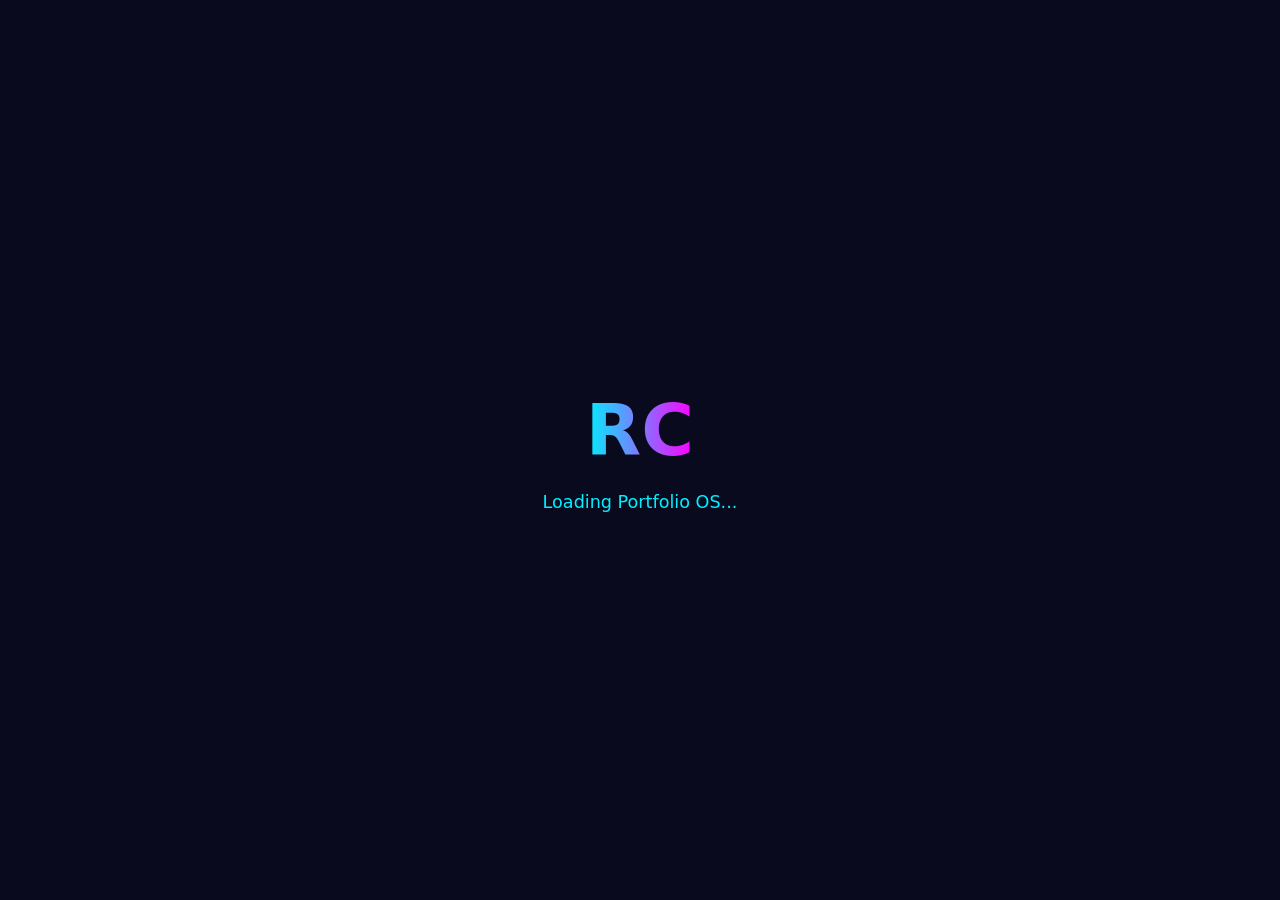
<file: index.html>
<!DOCTYPE html>
<html lang="en">
<head>
  <meta charset="UTF-8">
  <meta name="viewport" content="width=device-width, initial-scale=1.0">
  <title>Rounak Chouhan - Portfolio OS</title>
  <link rel="stylesheet" href="https://cdnjs.cloudflare.com/ajax/libs/font-awesome/6.5.0/css/all.min.css">
  
  <style>
    :root {
      --accent: #00f0ff;
      --surface: rgba(25, 25, 35, 0.95);
      --glass: rgba(15, 15, 30, 0.85);
    }

    * { margin: 0; padding: 0; box-sizing: border-box; }

    body {
      font-family: 'Segoe UI', system-ui, sans-serif;
      height: 100vh;
      overflow: hidden;
      color: #e0e0ff;
      user-select: none;
      position: relative;
    }

    /* Live Video Background */
    #video-bg {
      position: fixed;
      top: 0; left: 0;
      width: 100%; height: 100%;
      object-fit: cover;
      z-index: -2;
    }

    #video-overlay {
      position: fixed;
      top: 0; left: 0;
      width: 100%; height: 100%;
      background: rgba(10, 10, 31, 0.65);
      z-index: -1;
    }

    /* Boot Screen */
    #boot-screen {
      position: fixed;
      inset: 0;
      background: #0a0a1f;
      display: flex;
      align-items: center;
      justify-content: center;
      z-index: 99999;
      flex-direction: column;
      gap: 20px;
      transition: opacity 0.8s ease; /* Added for smooth boot transition */
    }

    .logo {
      font-size: 4.5rem;
      font-weight: bold;
      background: linear-gradient(90deg, #00f0ff, #ff00ff);
      -webkit-background-clip: text;
      -webkit-text-fill-color: transparent;
    }

    /* Desktop */
    .desktop {
      height: calc(100vh - 52px);
      padding: 20px;
      display: grid;
      grid-template-columns: repeat(auto-fill, 90px);
      gap: 20px;
      align-content: start;
    }

    .icon {
      display: flex;
      flex-direction: column;
      align-items: center;
      width: 90px;
      padding: 8px;
      border-radius: 12px;
      color: white;
      text-align: center;
      cursor: pointer;
      transition: 0.2s;
    }

    .icon:hover { background: rgba(255,255,255,0.12); }

    .icon i { font-size: 52px; margin-bottom: 8px; }
    .icon span { font-size: 0.85rem; text-shadow: 0 2px 4px rgba(0,0,0,0.8); }

    /* Window */
    .window {
      position: absolute;
      background: var(--surface);
      border-radius: 14px;
      box-shadow: 0 25px 50px rgba(0,0,0,0.6);
      overflow: hidden;
      border: 1px solid rgba(255,255,255,0.1);
      width: 750px;       /* Changed to a default initial width instead of only mins */
      height: 500px;      /* Changed to a default initial height instead of only mins */
      top: 10%;           /* Centered initial positioning alignment */
      left: 15%;
      display: none;
      flex-direction: column;
    }

    .title-bar {
      height: 46px;
      background: rgba(255,255,255,0.06);
      display: flex;
      align-items: center;
      justify-content: space-between;
      padding: 0 14px;
      cursor: move;
      user-select: none;
      border-bottom: 1px solid rgba(255,255,255,0.1);
    }

    .title-bar-buttons {
      display: flex;
      height: 100%;
    }

    .title-btn {
      width: 46px;
      height: 100%;
      position: relative;
      cursor: pointer;
      transition: 0.2s;
    }

    .title-btn:hover { background: rgba(255,255,255,0.1); }
    .close:hover { background: #e81123 !important; }

    /* Button Icons */
    .minimize::before {
      content:""; position:absolute; width:12px; height:2px; background:white;
      left:50%; top:50%; transform:translate(-50%, 6px);
    }
    .maximize::before {
      content:""; position:absolute; width:12px; height:10px; border:2px solid white;
      left:50%; top:50%; transform:translate(-50%, -50%);
    }
    .close::before, .close::after {
      content:""; position:absolute; width:14px; height:2px; background:white;
      left:50%; top:50%;
    }
    .close::before { transform: translate(-50%,-50%) rotate(45deg); }
    .close::after { transform: translate(-50%,-50%) rotate(-45deg); }

    .window-content {
      flex: 1;
      padding: 20px;
      overflow: auto;
      background: #0a0a1f;
      color: #e0e0ff;
    }

    /* Taskbar */
    .taskbar {
      position: fixed;
      bottom: 0; left: 0; right: 0;
      height: 52px;
      background: var(--glass);
      backdrop-filter: blur(20px);
      border-top: 1px solid rgba(255,255,255,0.1);
      display: flex;
      align-items: center;
      padding: 0 8px;
      z-index: 10000;
      gap: 4px;
    }

    .taskbar-apps {
      display: flex;
      flex-direction: row;
      gap: 4px;
      overflow-x: auto;
      padding: 4px 0;
    }

    .start-btn, .task-item {
      width: 46px; height: 46px;
      border-radius: 12px;
      display: flex;
      align-items: center;
      justify-content: center;
      transition: 0.2s;
      flex-shrink: 0;
      cursor: pointer;
    }

    .start-btn:hover, .task-item:hover { background: rgba(255,255,255,0.1); }

    .task-item.active {
      background: rgba(0, 240, 255, 0.25);
      border-bottom: 3px solid var(--accent);
    }

    /* Start Menu Placeholder UI Component */
    #start-menu {
      position: fixed;
      bottom: 60px;
      left: 10px;
      width: 340px;
      height: 520px;
      background: var(--glass);
      backdrop-filter: blur(25px);
      border: 1px solid rgba(255,255,255,0.15);
      border-radius: 12px;
      box-shadow: 0 15px 35px rgba(0,0,0,0.6);
      display: none;
      z-index: 25000;
      padding: 15px;
    }

    /* Wallpaper Menu - Text Only */
    #wallpaper-menu, #icon-context-menu {
      position: fixed;
      background: var(--glass);
      backdrop-filter: blur(30px);
      border: 1px solid rgba(255,255,255,0.15);
      border-radius: 14px;
      padding: 10px 0;
      width: 220px;
      box-shadow: 0 20px 50px rgba(0,0,0,0.6);
      display: none;
      z-index: 20000;
    }

    .wallpaper-item {
      padding: 12px 20px;
      cursor: pointer;
      transition: 0.2s;
    }

    .wallpaper-item:hover {
      background: rgba(0, 240, 255, 0.2);
    }
  </style>
</head>
<body>

  <video id="video-bg" autoplay loop muted playsinline>
    <source src="images/Wallpaper 3.mp4" type="video/mp4">
  </video>
  <div id="video-overlay"></div>

  <div id="boot-screen">
    <div class="logo">RC</div>
    <p style="color:#00f0ff; font-size:1.1rem;">Loading Portfolio OS...</p>
  </div>

  <div class="desktop" id="desktop">
    <div class="icon" data-id="about"><i class="fas fa-user"></i><span>About Me</span></div>
    <div class="icon" data-id="skills"><i class="fas fa-tools"></i><span>Skills</span></div>
    <div class="icon" data-id="projects"><i class="fas fa-folder-open"></i><span>Projects</span></div>
    <div class="icon" data-id="resume"><i class="fas fa-file-pdf"></i><span>Resume</span></div>
    <div class="icon" data-id="contact"><i class="fas fa-address-book"></i><span>Contact</span></div>
    <div class="icon" data-id="gallery"><i class="fas fa-images"></i><span>Gallery</span></div>
    <div class="icon" data-id="internship"><i class="fas fa-briefcase"></i><span>Internship</span></div>
  </div>

  <div id="start-menu">
  <h4 style="color: var(--accent); margin-bottom: 15px;">
    <i class="fas fa-desktop"></i> Portfolio OS
  </h4>

  <div style="font-size: 0.9rem; color: #ccc; line-height: 1.7;">

    <p style="margin-bottom: 12px; color: #00f0ff; font-weight: 600;">
      Welcome to Rounak Chouhan's Interactive Portfolio
    </p>

    <p style="margin-bottom: 8px;">
      Explore my projects, skills, internship experience, certifications, gallery, and professional journey through a desktop-inspired interface.
    </p>

    <hr style="border: none; border-top: 1px solid rgba(255,255,255,0.1); margin: 12px 0;">

    <p><strong>Quick Guide:</strong></p>

    <ul style="padding-left: 18px; margin-top: 8px;">
      <li>🖱️ Right-click on the desktop to change wallpapers.</li>
      <li>📂 Double-click any icon to open an application.</li>
      <li>⚙️ Right-click an icon to Open, Rename, or Delete it.</li>
      <li>🪟 Use window controls to Minimize, Maximize, or Close applications.</li>
      <li>📋 Access About Me, Skills, Projects, Resume, Gallery, Contact, and Internship sections.</li>
    </ul>

  </div>
</div>

  <div class="taskbar">
    <div class="start-btn" id="start-btn"><i class="fab fa-windows"></i></div>
    <div class="taskbar-apps" id="taskbarApps"></div>
    <div style="margin-left:auto; padding:0 15px; font-size:0.9rem;" id="clock"></div>
  </div>

  <div id="wallpaper-menu">
    <div class="wallpaper-item" data-url="images/Wallpaper 2.mp4">Wallpaper 1</div>
    <div class="wallpaper-item" data-url="images/Wallpaper 1.mp4">Wallpaper 2</div>
    <div class="wallpaper-item" data-url="images/Wallpaper 3.mp4">Wallpaper 3</div>
    <div class="wallpaper-item" data-url="images/Wallpaper 4.mp4">Wallpaper 4</div>
  </div>

  <div id="icon-context-menu">
    <div class="wallpaper-item" id="ctx-open"><i class="fas fa-folder-open"></i> Open</div>
    <div class="wallpaper-item" id="ctx-rename"><i class="fas fa-edit"></i> Rename</div>
    <div class="wallpaper-item" id="ctx-delete"><i class="fas fa-trash"></i> Delete</div>
  </div>

  <script>
    // Boot
    setTimeout(() => {
      document.getElementById('boot-screen').style.opacity = '0';
      setTimeout(() => document.getElementById('boot-screen').remove(), 800);
    }, 1800);

    // Clock
    setInterval(() => {
      document.getElementById('clock').textContent = new Date().toLocaleTimeString('en-US', { hour: '2-digit', minute: '2-digit' });
    }, 1000);

    let zIndex = 100;

    async function openWindow(id, title) {
      let win = document.getElementById(id + '-window');
      if (!win) {
        win = document.createElement('div');
        win.className = 'window';
        win.id = id + '-window';
        win.style.zIndex = ++zIndex;

        win.innerHTML = `
          <div class="title-bar" onmousedown="dragStart(event, this.parentElement)">
            <div>${title}</div>
            <div class="title-bar-buttons">
              <div class="title-btn minimize" onclick="minimizeWindow('${id}-window')"></div>
              <div class="title-btn maximize" onclick="toggleMaximize('${id}-window')"></div>
              <div class="title-btn close" onclick="closeWindow('${id}-window')"></div>
            </div>
          </div>
          <div class="window-content" id="${id}-content">
            <p style="text-align:center; margin-top:80px; color:#888;">Loading ${title}...</p>
          </div>
        `;
        document.body.appendChild(win);

        try {
          const res = await fetch(`${id}.html`);
          if (res.ok) document.getElementById(id + '-content').innerHTML = await res.text();
        } catch(e) {}
      }

      // Open maximized by default
      win.style.display = 'flex';
      win.style.zIndex = ++zIndex;
      win.style.inset = '0';
      win.style.width = '100%';
      win.style.height = 'calc(100vh - 52px)';
      win.style.borderRadius = '0';

      updateTaskbar(id, title, true);
    }

    function closeWindow(id) {
      const win = document.getElementById(id);
      if (win) win.remove();
      updateTaskbar(id.replace('-window',''), '', false);
    }

    function minimizeWindow(id) {
      const win = document.getElementById(id);
      if (win) win.style.display = 'none';
    }

    function toggleMaximize(id) {
      const win = document.getElementById(id);
      if (!win) return;

      if (win.style.inset === '0px' || win.style.inset === '0') {
        win.style.inset = '';
        win.style.width = '750px';
        win.style.height = '500px';
        win.style.borderRadius = '14px';
      } else {
        win.style.inset = '0';
        win.style.width = '100%';
        win.style.height = 'calc(100vh - 52px)';
        win.style.borderRadius = '0';
      }
    }

    function updateTaskbar(id, title, isOpen) {
      const container = document.getElementById('taskbarApps');
      let task = document.getElementById('task-' + id);

      if (isOpen && !task) {
        task = document.createElement('div');
        task.className = 'task-item active';
        task.id = 'task-' + id;
        task.innerHTML = `<i class="fas fa-folder"></i>`;
        task.title = title;
        task.onclick = () => {
          const win = document.getElementById(id + '-window');
          if (win) win.style.display = (win.style.display === 'none') ? 'flex' : 'none';
        };
        container.appendChild(task);
      } else if (!isOpen && task) {
        task.remove();
      }
    }

    // Dragging
    let dragElement = null, offsetX, offsetY;
    function dragStart(e, el) {
      if (e.target.classList.contains('title-btn')) return;
      dragElement = el;
      offsetX = e.clientX - el.offsetLeft;
      offsetY = e.clientY - el.offsetTop;
      el.style.zIndex = ++zIndex;
    }
    document.addEventListener('mousemove', e => {
      if (dragElement) {
        dragElement.style.left = (e.clientX - offsetX) + 'px';
        dragElement.style.top = (e.clientY - offsetY) + 'px';
      }
    });
    document.addEventListener('mouseup', () => dragElement = null);

    // Icon Right Click & Double Click
    const contextMenu = document.getElementById('icon-context-menu');
    let currentIcon = null;

    document.querySelectorAll('.icon').forEach(icon => {
      icon.addEventListener('dblclick', () => {
        openWindow(icon.dataset.id, icon.querySelector('span').textContent);
      });

      icon.addEventListener('contextmenu', e => {
        e.preventDefault(); e.stopPropagation();
        currentIcon = icon;
        const rect = icon.getBoundingClientRect();
        let x = rect.right + 10, y = rect.top;
        if (x + 200 > window.innerWidth) x = rect.left - 190;
        contextMenu.style.left = x + 'px';
        contextMenu.style.top = y + 'px';
        contextMenu.style.display = 'block';
      });
    });

    // Context Menu Actions
    document.getElementById('ctx-open').onclick = () => {
      if (currentIcon) openWindow(currentIcon.dataset.id, currentIcon.querySelector('span').textContent);
      contextMenu.style.display = 'none';
    };
    document.getElementById('ctx-rename').onclick = () => {
      if (currentIcon) {
        const span = currentIcon.querySelector('span');
        const newName = prompt("Rename icon:", span.textContent);
        if (newName?.trim()) span.textContent = newName.trim();
      }
      contextMenu.style.display = 'none';
    };
    document.getElementById('ctx-delete').onclick = () => {
      if (currentIcon && confirm("Delete this icon?")) currentIcon.remove();
      contextMenu.style.display = 'none';
    };

    // Wallpaper Menu
    document.querySelectorAll('#wallpaper-menu .wallpaper-item').forEach(item => {
      item.addEventListener('click', () => {
        const url = item.getAttribute('data-url');
        if (url.endsWith('.mp4')) {
          document.body.style.backgroundImage = '';
          document.getElementById('video-bg').src = url;
        } else {
          document.body.style.backgroundImage = `url('${url}')`;
          document.body.style.backgroundSize = 'cover';
        }
        document.getElementById('wallpaper-menu').style.display = 'none';
      });
    });

    // Desktop Right Click
    document.getElementById('desktop').addEventListener('contextmenu', e => {
      if (e.target.closest('.icon')) return;
      e.preventDefault();
      const menu = document.getElementById('wallpaper-menu');
      let x = e.clientX, y = e.clientY;
      if (x + 240 > window.innerWidth) x = window.innerWidth - 250;
      if (y + 280 > window.innerHeight) y = window.innerHeight - 300;
      menu.style.left = x + 'px';
      menu.style.top = y + 'px';
      menu.style.display = 'block';
    });

    // Close menus when clicking outside
    document.addEventListener('click', () => {
      contextMenu.style.display = 'none';
      document.getElementById('wallpaper-menu').style.display = 'none';
      document.getElementById('start-menu').style.display = 'none'; // Closes start menu cleanly
    });

    document.getElementById('start-btn').addEventListener('click', e => {
      e.stopPropagation();
      const menu = document.getElementById('start-menu');
      menu.style.display = menu.style.display === 'block' ? 'none' : 'block';
    });
  </script>
</body>
</html>
</file>
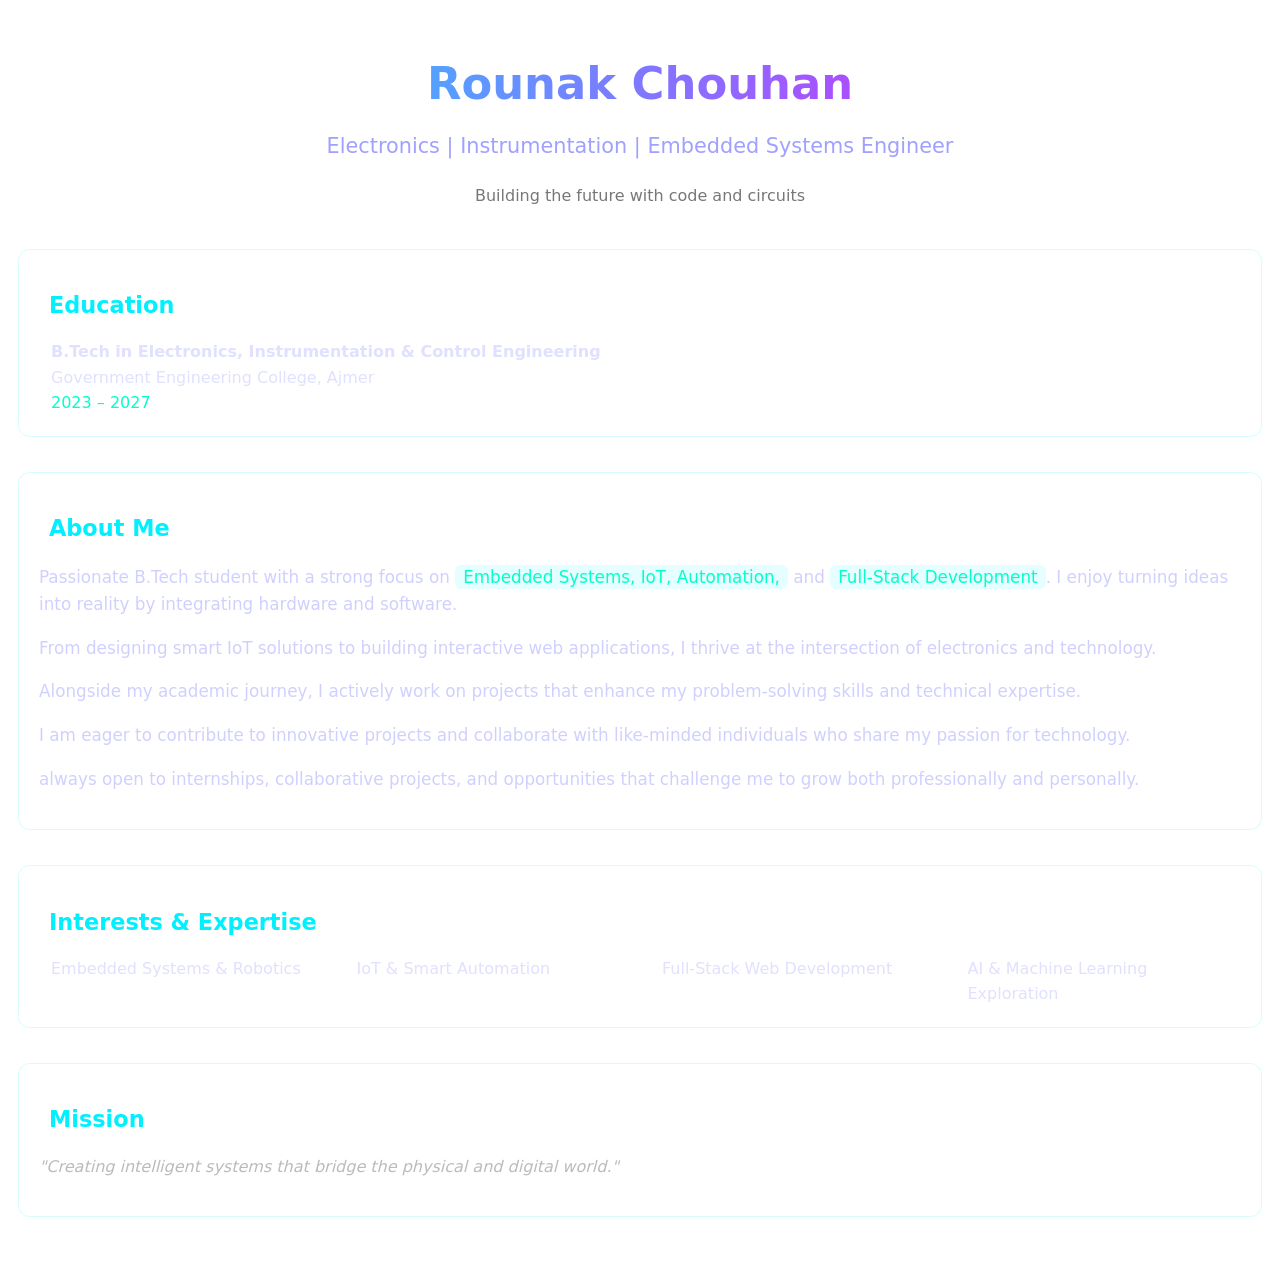
<file: about.html>
<!DOCTYPE html>
<html lang="en">
<head>
  <style>
    body {
      font-family: 'Segoe UI', system-ui, sans-serif;
      color: #e0e0ff;
      background: transparent;
      line-height: 1.6;
    }

    .about-container {
      max-width: 100%;
      padding: 10px;
    }

    .hero {
      text-align: center;
      margin-bottom: 40px;
    }

    .hero h1 {
      font-size: 2.8rem;
      background: linear-gradient(90deg, #00f0ff, #ff00ff, #00f0ff);
      -webkit-background-clip: text;
      -webkit-text-fill-color: transparent;
      background-size: 200%;
      animation: gradient 6s linear infinite;
      margin-bottom: 8px;
    }

    @keyframes gradient {
      0% { background-position: 0%; }
      100% { background-position: 200%; }
    }

    .hero p {
      font-size: 1.3rem;
      color: #a0a0ff;
      margin: 10px 0 20px;
    }

    .section {
      margin-bottom: 35px;
      background: rgba(255,255,255,0.05);
      padding: 20px;
      border-radius: 12px;
      border: 1px solid rgba(0, 240, 255, 0.15);
    }

    .section h2 {
      color: #00f0ff;
      margin-bottom: 15px;
      font-size: 1.4rem;
      display: flex;
      align-items: center;
      gap: 10px;
    }

    .info-grid {
      display: grid;
      grid-template-columns: repeat(auto-fit, minmax(280px, 1fr));
      gap: 20px;
    }

    .info-item {
      display: flex;
      gap: 12px;
      align-items: flex-start;
    }

    .info-item i {
      color: #00f0ff;
      font-size: 1.4rem;
      margin-top: 3px;
    }

    .highlight {
      background: rgba(0, 240, 255, 0.1);
      padding: 2px 8px;
      border-radius: 6px;
      color: #00ffcc;
    }

    .bio {
      font-size: 1.05rem;
      color: #d0d0ff;
    }
  </style>
</head>
<body>

  <div class="about-container">

    <div class="hero">
      <h1>Rounak Chouhan</h1>
      <p>Electronics | Instrumentation | Embedded Systems Engineer</p>
      <p style="font-size:1rem; color:#777;">Building the future with code and circuits</p>
    </div>

    <div class="section">
      <h2><i class="fas fa-user-graduate"></i> Education</h2>
      <div class="info-grid">
        <div class="info-item">
          <i class="fas fa-university"></i>
          <div>
            <strong>B.Tech in Electronics, Instrumentation & Control Engineering</strong><br>
            Government Engineering College, Ajmer<br>
            <span style="color:#00ffcc;">2023 – 2027</span>
          </div>
        </div>
      </div>
    </div>

    <div class="section">
      <h2><i class="fas fa-bolt"></i> About Me</h2>
      <p class="bio">
        Passionate B.Tech student with a strong focus on <span class="highlight">Embedded Systems, IoT, Automation,</span> 
        and <span class="highlight">Full-Stack Development</span>. I enjoy turning ideas into reality by integrating hardware and software.
      </p>
      <p class="bio">
        From designing smart IoT solutions to building interactive web applications, I thrive at the intersection of electronics and technology.
      </p>
      <p class="bio">
        Alongside my academic journey, I actively work on projects that enhance my problem-solving skills and technical expertise. 
      </p>
      <p class="bio">
        I am eager to contribute to innovative projects and collaborate with like-minded individuals who share my passion for technology.
      </p>
    <p class="bio">
      always open to internships, collaborative projects, and opportunities that challenge me to grow both professionally and personally.
      </p>  
    </div>

    <div class="section">
      <h2><i class="fas fa-star"></i> Interests & Expertise</h2>
      <div class="info-grid">
        <div class="info-item">
          <i class="fas fa-microchip"></i>
          <div>Embedded Systems & Robotics</div>
        </div>
        <div class="info-item">
          <i class="fas fa-satellite"></i>
          <div>IoT & Smart Automation</div>
        </div>
        <div class="info-item">
          <i class="fas fa-code"></i>
          <div>Full-Stack Web Development</div>
        </div>
        <div class="info-item">
          <i class="fas fa-brain"></i>
          <div>AI & Machine Learning Exploration</div>
        </div>     
      </div>
    </div>

    <div class="section">
      <h2><i class="fas fa-quote-left"></i> Mission</h2>
      <p style="font-style:italic; color:#bbb;">
        "Creating intelligent systems that bridge the physical and digital world."
      </p>
    </div>

  </div>

</body>
</html>
</file>
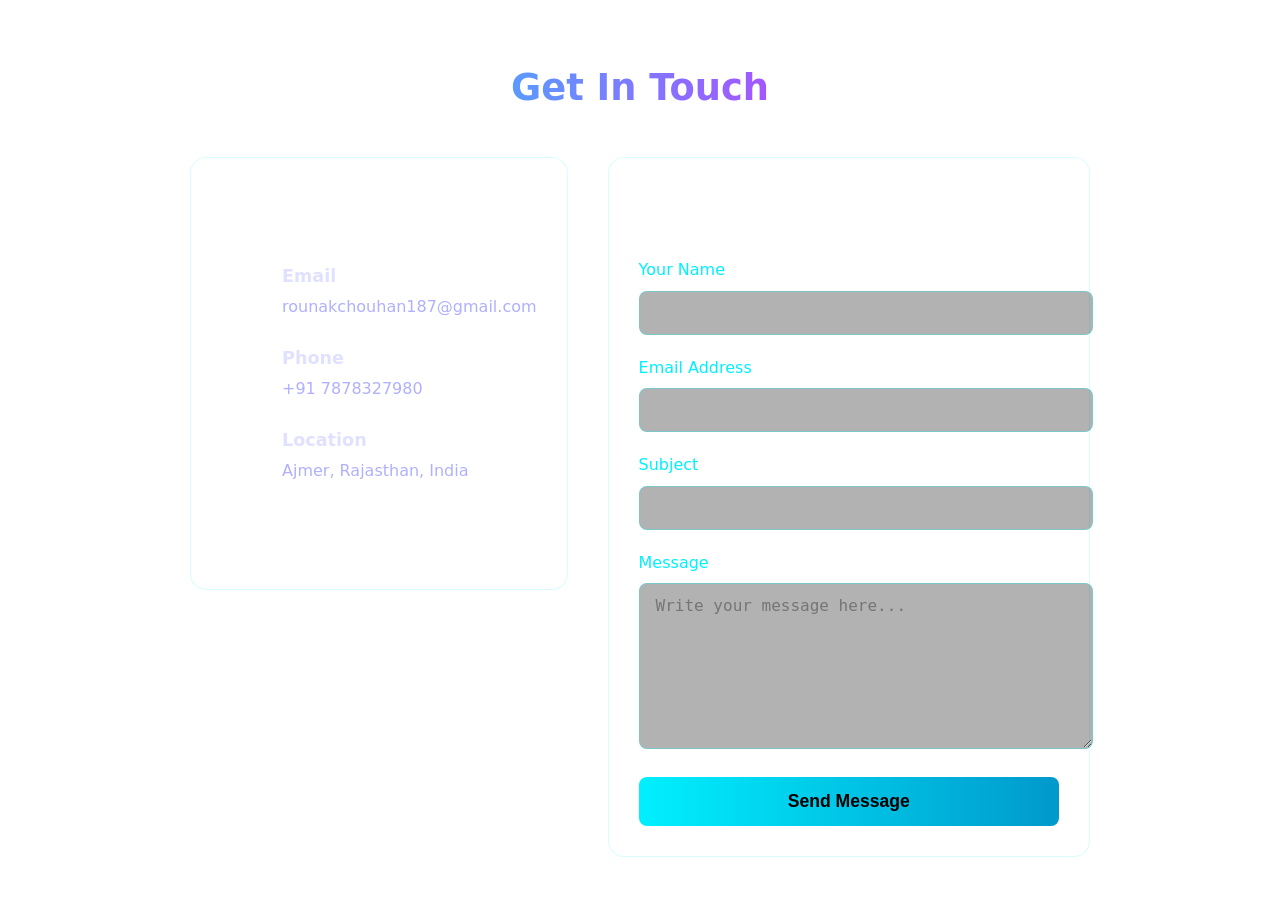
<file: contact.html>
<!DOCTYPE html>
<html lang="en">
<head>
  <style>
    body {
      font-family: 'Segoe UI', system-ui, sans-serif;
      color: #e0e0ff;
      background: transparent;
      line-height: 1.6;
    }

    .contact-container {
      padding: 20px;
      max-width: 900px;
      margin: 0 auto;
    }

    h2 {
      color: #00f0ff;
      text-align: center;
      margin-bottom: 40px;
      font-size: 2.3rem;
      background: linear-gradient(90deg, #00f0ff, #ff00ff);
      -webkit-background-clip: text;
      -webkit-text-fill-color: transparent;
    }

    .contact-content {
      display: grid;
      grid-template-columns: 1fr 1.4fr;
      gap: 40px;
      align-items: start;
    }

    .contact-info {
      background: rgba(255,255,255,0.06);
      padding: 30px;
      border-radius: 16px;
      border: 1px solid rgba(0, 240, 255, 0.15);
    }

    .info-item {
      display: flex;
      align-items: center;
      gap: 16px;
      margin-bottom: 24px;
    }

    .info-item i {
      font-size: 1.8rem;
      color: #00f0ff;
      width: 45px;
    }

    .info-item h3 {
      margin: 0;
      font-size: 1.1rem;
    }

    .info-item p {
      margin: 4px 0 0 0;
      color: #b0b0ff;
    }

    .contact-form {
      background: rgba(255,255,255,0.06);
      padding: 30px;
      border-radius: 16px;
      border: 1px solid rgba(0, 240, 255, 0.15);
    }

    .form-group {
      margin-bottom: 20px;
    }

    label {
      display: block;
      margin-bottom: 8px;
      color: #00f0ff;
    }

    input, textarea {
      width: 100%;
      padding: 12px 16px;
      background: rgba(0,0,0,0.3);
      border: 1px solid rgba(0, 240, 255, 0.3);
      border-radius: 8px;
      color: #fff;
      font-size: 1rem;
    }

    input:focus, textarea:focus {
      outline: none;
      border-color: #00f0ff;
      box-shadow: 0 0 10px rgba(0, 240, 255, 0.3);
    }

    textarea {
      resize: vertical;
      min-height: 140px;
    }

    .submit-btn {
      background: linear-gradient(90deg, #00f0ff, #0099cc);
      color: #000;
      padding: 14px 32px;
      border: none;
      border-radius: 8px;
      font-size: 1.1rem;
      font-weight: 600;
      cursor: pointer;
      width: 100%;
      transition: 0.3s;
    }

    .submit-btn:hover {
      transform: translateY(-3px);
      box-shadow: 0 10px 25px rgba(0, 240, 255, 0.4);
    }

    .social-links {
      margin-top: 30px;
      text-align: center;
    }

    .social-links a {
      color: #00f0ff;
      font-size: 1.8rem;
      margin: 0 12px;
      transition: 0.3s;
    }

    .social-links a:hover {
      color: #ff00ff;
      transform: scale(1.2);
    }
  </style>
</head>
<body>

  <div class="contact-container">
    <h2>Get In Touch</h2>

    <div class="contact-content">

      <!-- Contact Info -->
      <div class="contact-info">
        <h3 style="margin-bottom: 25px; color:#fff;">Contact Information</h3>
        
        <div class="info-item">
          <i class="fas fa-envelope"></i>
          <div>
            <h3>Email</h3>
            <p>rounakchouhan187@gmail.com</p>
          </div>
        </div>

        <div class="info-item">
          <i class="fas fa-phone"></i>
          <div>
            <h3>Phone</h3>
            <p>+91 7878327980</p>
          </div>
        </div>

        <div class="info-item">
          <i class="fas fa-map-marker-alt"></i>
          <div>
            <h3>Location</h3>
            <p>Ajmer, Rajasthan, India</p>
          </div>
        </div>

        <div class="social-links">
          <a href="https://www.linkedin.com/in/rounak-chouhan-3b4145309/" target="_blank"><i class="fab fa-linkedin"></i></a>
          <a href="https://github.com/GHOSTEYE26" target="_blank"><i class="fab fa-github"></i></a>
          <a href="https://www.instagram.com/rounak_chouhan26?igsh=MXVnOXgxeWlpYm8zbQ==" target="_blank"><i class="fab fa-instagram"></i></a>
        </div>
      </div>

      <!-- Contact Form -->
      <div class="contact-form">
        <h3 style="margin-bottom: 20px; color:#fff;">Send a Message</h3>
        
        <form action="https://formspree.io/f/YOUR_FORM_ID" method="POST">
          <div class="form-group">
            <label>Your Name</label>
            <input type="text" name="name" required>
          </div>

          <div class="form-group">
            <label>Email Address</label>
            <input type="email" name="email" required>
          </div>

          <div class="form-group">
            <label>Subject</label>
            <input type="text" name="subject" required>
          </div>

          <div class="form-group">
            <label>Message</label>
            <textarea name="message" required placeholder="Write your message here..."></textarea>
          </div>

          <button type="submit" class="submit-btn">
            Send Message <i class="fas fa-paper-plane"></i>
          </button>
        </form>
      </div>

    </div>
  </div>

</body>
</html>
</file>
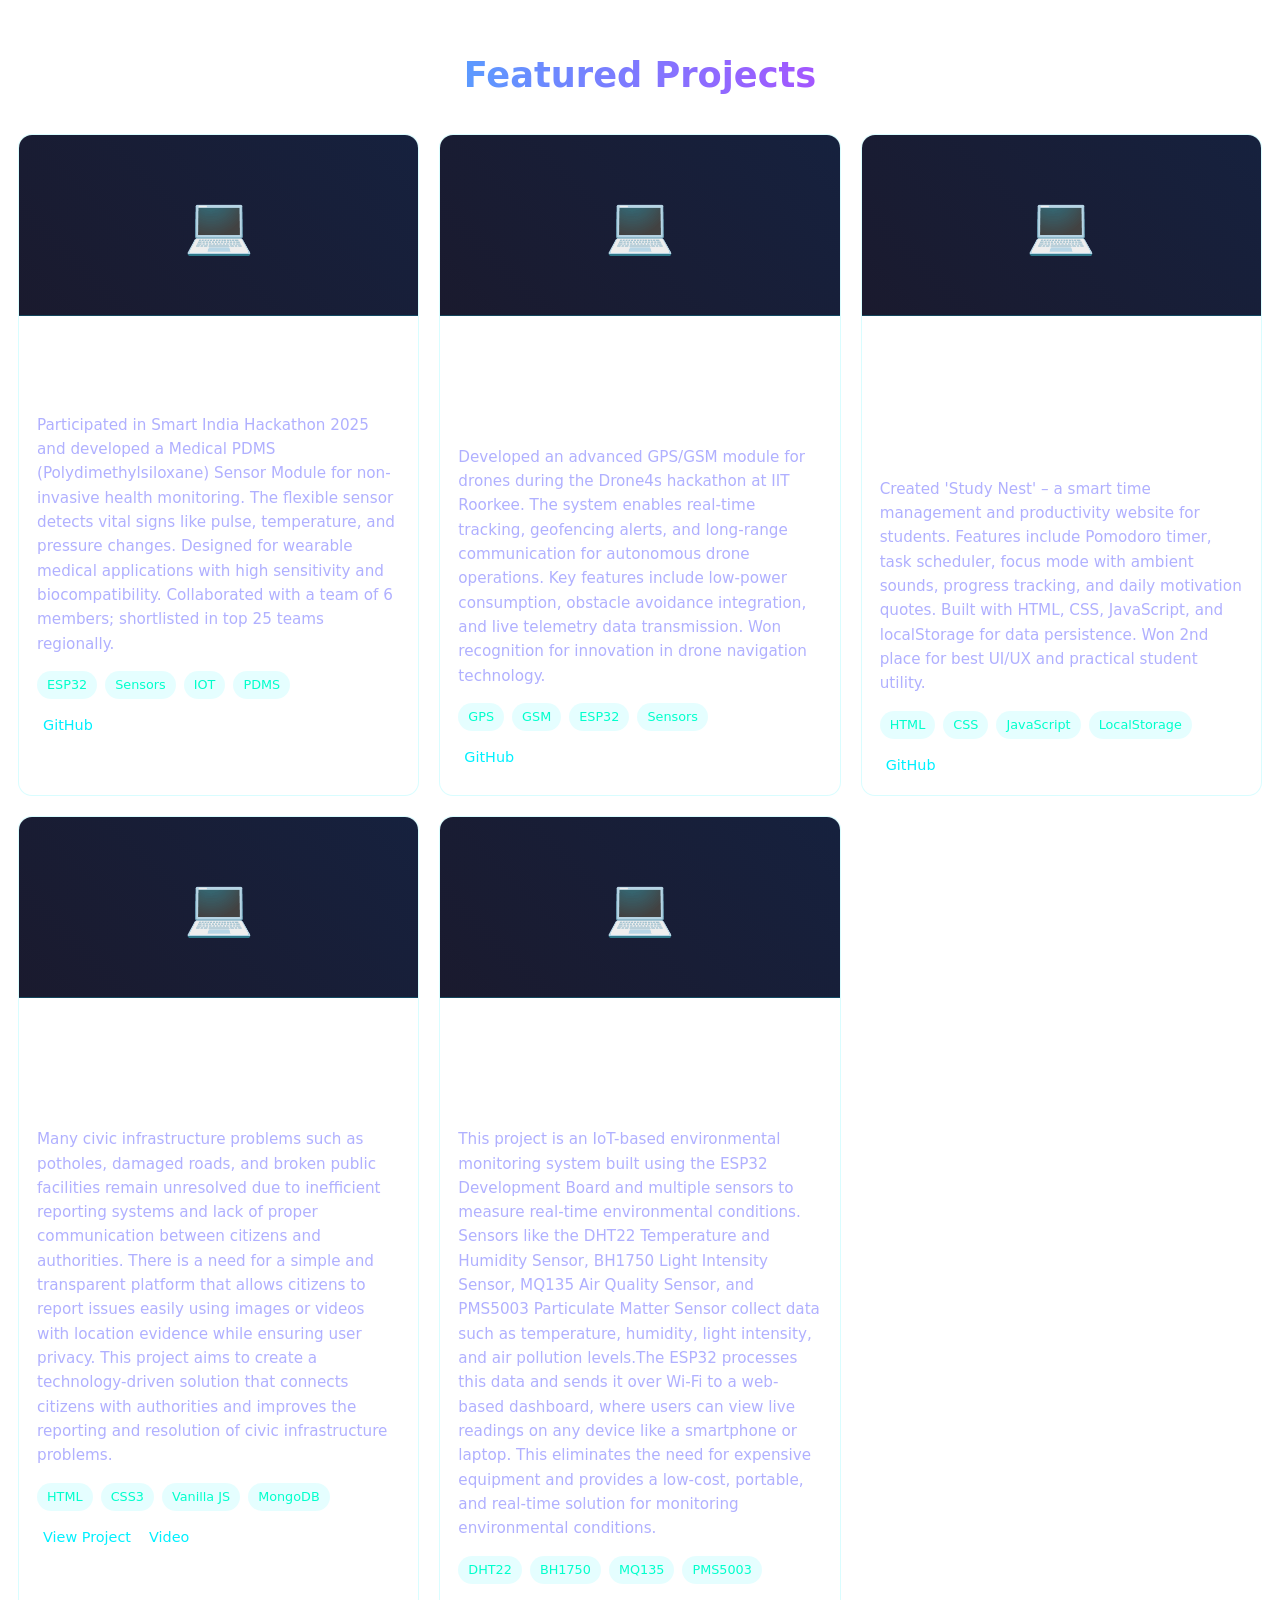
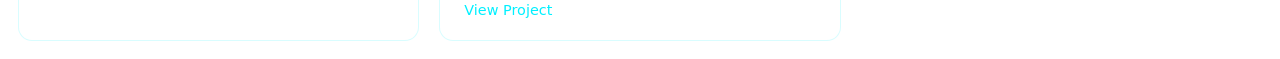
<file: projects.html>
<!DOCTYPE html>
<html lang="en">
<head>
  <style>
    body {
      font-family: 'Segoe UI', system-ui, sans-serif;
      color: #e0e0ff;
      background: transparent;
      line-height: 1.6;
    }

    .projects-container {
      padding: 10px;
    }

    h2 {
      color: #00f0ff;
      text-align: center;
      margin-bottom: 30px;
      font-size: 2.2rem;
      background: linear-gradient(90deg, #00f0ff, #ff00ff);
      -webkit-background-clip: text;
      -webkit-text-fill-color: transparent;
    }

    .projects-grid {
      display: grid;
      grid-template-columns: repeat(auto-fill, minmax(320px, 1fr));
      gap: 20px;
    }

    .project-card {
      background: rgba(255,255,255,0.06);
      border-radius: 14px;
      overflow: hidden;
      border: 1px solid rgba(0, 240, 255, 0.15);
      transition: all 0.4s ease;
    }

    .project-card:hover {
      transform: translateY(-8px);
      box-shadow: 0 20px 40px rgba(0, 240, 255, 0.2);
      border-color: #00f0ff;
    }

    .project-img {
      height: 180px;
      background: linear-gradient(45deg, #1a1a2e, #16213e);
      display: flex;
      align-items: center;
      justify-content: center;
      font-size: 3.5rem;
      border-bottom: 1px solid rgba(0, 240, 255, 0.2);
    }

    .project-content {
      padding: 18px;
    }

    .project-content h3 {
      margin: 0 0 10px 0;
      color: #ffffff;
      font-size: 1.25rem;
    }

    .project-desc {
      color: #b0b0ff;
      font-size: 0.95rem;
      margin-bottom: 15px;
    }

    .tech-stack {
      display: flex;
      flex-wrap: wrap;
      gap: 8px;
      margin-bottom: 15px;
    }

    .tech {
      background: rgba(0, 240, 255, 0.1);
      color: #00ffcc;
      padding: 4px 10px;
      border-radius: 20px;
      font-size: 0.8rem;
    }

    .project-links {
      display: flex;
      gap: 12px;
    }

    .project-links a {
      color: #00f0ff;
      text-decoration: none;
      font-size: 0.9rem;
      display: flex;
      align-items: center;
      gap: 6px;
    }

    .project-links a:hover {
      color: #ffffff;
    }
  </style>
</head>
<body>

  <div class="projects-container">
    <h2>Featured Projects</h2>

    <div class="projects-grid">

      <!-- Project 1 -->
      <div class="project-card">
        <div class="project-img">💻</div>
        <div class="project-content">
          <h3>SIH Participation 2025 - Medical PDMS Sensor Module</h3>
          <p class="project-desc">Participated in Smart India Hackathon 2025 and developed a Medical PDMS (Polydimethylsiloxane) Sensor Module for non-invasive health monitoring. The flexible sensor detects vital signs like pulse, temperature, and pressure changes. Designed for wearable medical applications with high sensitivity and biocompatibility. Collaborated with a team of 6 members; shortlisted in top 25 teams regionally.</p>
          <div class="tech-stack">
            <span class="tech">ESP32</span>
            <span class="tech">Sensors</span>
            <span class="tech">IOT</span>
            <span class="tech">PDMS</span>
          </div>
          <div class="project-links">
            <a href="https://github.com/GHOSTEYE26" target="_blank"><i class="fab fa-github"></i> GitHub</a>
          </div>
        </div>
      </div>

      <!-- Project 2 -->
      <div class="project-card">
        <div class="project-img">💻</div>
        <div class="project-content">
          <h3>Drone4s IIT Roorkee Hackathon - Drone advance GPS/GSM Module</h3>
          <p class="project-desc">Developed an advanced GPS/GSM module for drones during the Drone4s hackathon at IIT Roorkee. The system enables real-time tracking, geofencing alerts, and long-range communication for autonomous drone operations. Key features include low-power consumption, obstacle avoidance integration, and live telemetry data transmission. Won recognition for innovation in drone navigation technology.</p>
          <div class="tech-stack">
            <span class="tech">GPS</span>
            <span class="tech">GSM</span>
            <span class="tech">ESP32</span>
            <span class="tech">Sensors</span>
          </div>
          <div class="project-links">
            <a href="https://github.com/GHOSTEYE26" target="_blank"><i class="fab fa-github"></i> GitHub</a>
          </div>
        </div>
      </div>

      <!-- Project 3 -->
      <div class="project-card">
        <div class="project-img">💻</div>
        <div class="project-content">
          <h3>College Electrical Branch Hackathon - Study Nest time managing and refreshing Website</h3>
          <p class="project-desc">Created 'Study Nest' – a smart time management and productivity website for students. Features include Pomodoro timer, task scheduler, focus mode with ambient sounds, progress tracking, and daily motivation quotes. Built with HTML, CSS, JavaScript, and localStorage for data persistence. Won 2nd place for best UI/UX and practical student utility.</p>
          <div class="tech-stack">
            <span class="tech">HTML</span>
            <span class="tech">CSS</span>
            <span class="tech">JavaScript</span>
            <span class="tech">LocalStorage</span>
          </div>
          <div class="project-links">
            <a href="https://github.com/GHOSTEYE26" target="_blank"><i class="fab fa-github"></i> GitHub</a>
          </div>
        </div>
      </div>

      <!-- Project 4 -->
      <div class="project-card">
        <div class="project-img">💻</div>
        <div class="project-content">
          <h3>Hack Arya Verse 2.0 - Civic Sense: Report Issues to Officials</h3>
          <p class="project-desc">Many civic infrastructure problems such as potholes, damaged roads, and broken public facilities remain unresolved due to inefficient reporting systems and lack of proper communication between citizens and authorities. There is a need for a simple and transparent platform that allows citizens to report issues easily using images or videos with location evidence while ensuring user privacy. This project aims to create a technology-driven solution that connects citizens with authorities and improves the reporting and resolution of civic infrastructure problems.</p>
          <div class="tech-stack">
            <span class="tech">HTML</span>
            <span class="tech">CSS3</span>
            <span class="tech">Vanilla JS</span>  
            <span class="tech">MongoDB</span>
          </div>
          <div class="project-links">
            <a href="https://ghosteye26.github.io/CIVICWATCH/" target="_blank"><i class="fas fa-external-link-alt"></i> View Project</a>
            <a href="https://youtu.be/yhRLZjegIJc" target="_blank"><i class="fas fa-video"></i> Video</a>
          </div>
        </div>
      </div>
      
      <!-- Project 5 -->
      <div class="project-card">
        <div class="project-img">💻</div>
        <div class="project-content">
          <h3>College Mini project - Portable Environmental Monitoring Device using ESP32</h3>
          <p class="project-desc">This project is an IoT-based environmental monitoring system built using the ESP32 Development Board and multiple sensors to measure real-time environmental conditions. Sensors like the DHT22 Temperature and Humidity Sensor, BH1750 Light Intensity Sensor, MQ135 Air Quality Sensor, and PMS5003 Particulate Matter Sensor collect data such as temperature, humidity, light intensity, and air pollution levels.The ESP32 processes this data and sends it over Wi-Fi to a web-based dashboard, where users can view live readings on any device like a smartphone or laptop. This eliminates the need for expensive equipment and provides a low-cost, portable, and real-time solution for monitoring environmental conditions.</p>
          <div class="tech-stack">
            <span class="tech">DHT22</span>
            <span class="tech">BH1750</span>
            <span class="tech">MQ135</span>
            <span class="tech">PMS5003</span>
          </div>
          <div class="project-links">
            <a href="https://github.com/GHOSTEYE26/Airpulse-Project-Code" target="_blank"><i class="fas fa-external-link-alt"></i> View Project</a>
          </div>
        </div>
      </div>
    </div>
  </div>
  
</body>
</html>
</file>
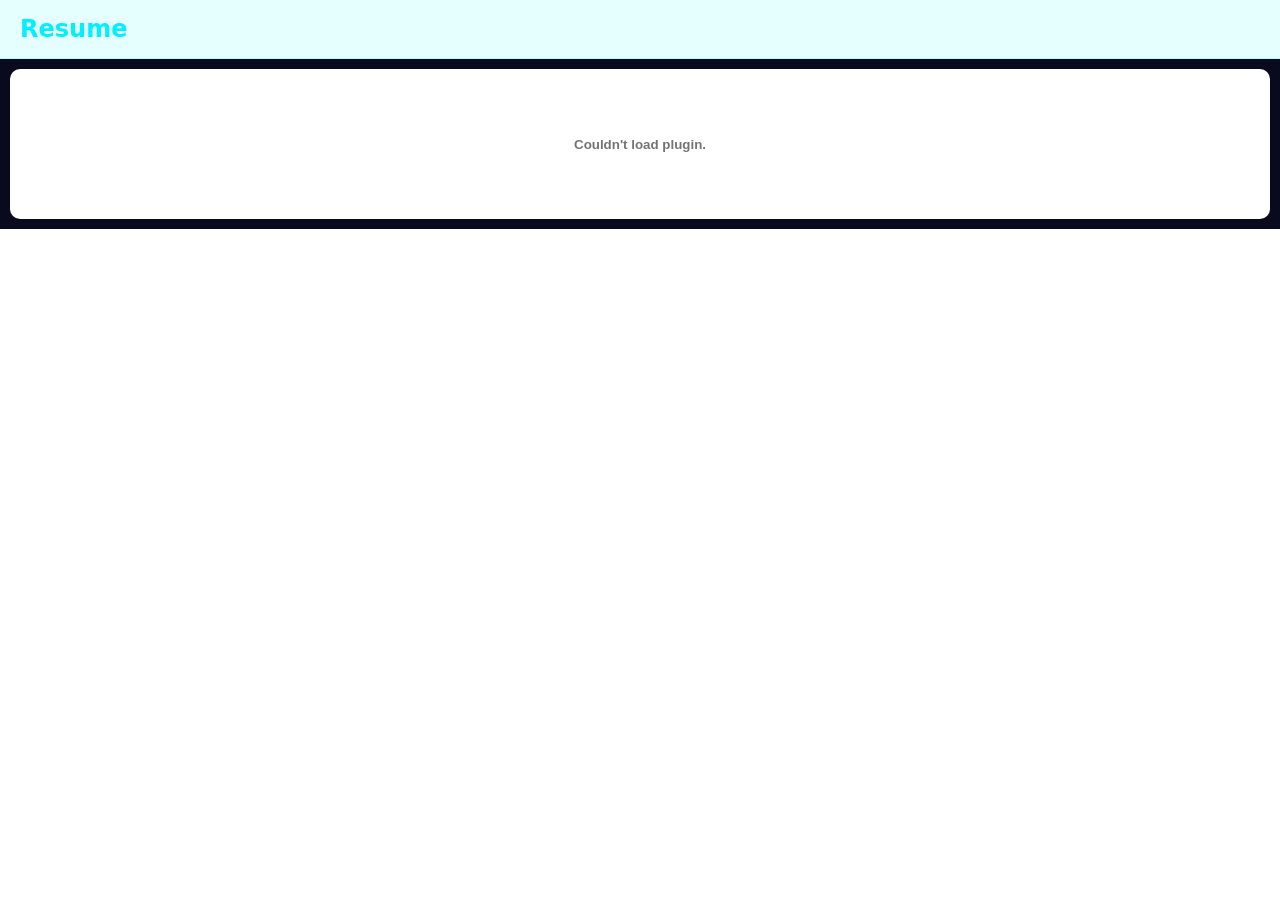
<file: resume.html>
<!DOCTYPE html>
<html lang="en">
<head>
  <style>
    body {
      font-family: 'Segoe UI', system-ui, sans-serif;
      background: transparent;
      color: #e0e0ff;
      margin: 0;
      padding: 0;
      height: 100%;
      overflow: hidden;
    }

    .resume-container {
      height: 100%;
      display: flex;
      flex-direction: column;
    }

    .resume-header {
      background: rgba(0, 240, 255, 0.1);
      padding: 15px 20px;
      display: flex;
      justify-content: space-between;
      align-items: center;
      border-bottom: 1px solid rgba(0, 240, 255, 0.2);
    }

    .resume-header h2 {
      margin: 0;
      color: #00f0ff;
      font-size: 1.5rem;
    }

    .download-btn {
      background: linear-gradient(90deg, #00f0ff, #0099cc);
      color: #000;
      padding: 10px 24px;
      border: none;
      border-radius: 8px;
      font-weight: 600;
      cursor: pointer;
      display: flex;
      align-items: center;
      gap: 8px;
      transition: 0.3s;
    }

    .download-btn:hover {
      transform: scale(1.05);
      box-shadow: 0 0 20px rgba(0, 240, 255, 0.6);
    }

    .pdf-viewer {
      flex: 1;
      padding: 10px;
      background: #0a0a1f;
      display: flex;
      justify-content: center;
      align-items: center;
      overflow: hidden;
    }

    embed, iframe {
      width: 100%;
      height: 100%;
      border: none;
      border-radius: 10px;
      background: #fff;
    }

    .no-pdf {
      text-align: center;
      color: #888;
      font-size: 1.1rem;
    }
  </style>
</head>
<body>

  <div class="resume-container">

    <div class="resume-header">
      <h2><i class="fas fa-file-pdf"></i> Resume</h2>
    </div>

    <div class="pdf-viewer">
      <!-- Replace 'Rounak_Chouhan_Resume.pdf' with your actual PDF file name -->
      <embed 
        src="images/Simple_Hipster_CV.pdf" 
        type="application/pdf" 
        width="100%" 
        height="100%">
      
      <!-- Fallback message if PDF doesn't load -->
      <div class="no-pdf" style="display:none;">
        <p>Unable to display PDF.</p>
        <button onclick="downloadResume()" style="padding:12px 24px; margin-top:15px;">
          Download Resume PDF
        </button>
      </div>
    </div>

  </div>

  <script>
    function downloadResume() {
      const link = document.createElement('a');
      link.href = "images/Simple_Hipster_CV.pdf";   // ← Change this to your actual PDF filename
      link.download = "images/Simple_Hipster_CV.pdf";
      document.body.appendChild(link);
      link.click();
      document.body.removeChild(link);
    }

    // Optional: Show fallback message if PDF fails to load
    window.onload = function() {
      const embed = document.querySelector('embed');
      embed.onerror = function() {
        this.style.display = 'none';
        document.querySelector('.no-pdf').style.display = 'block';
      };
    };
  </script>

</body>
</html>
</file>
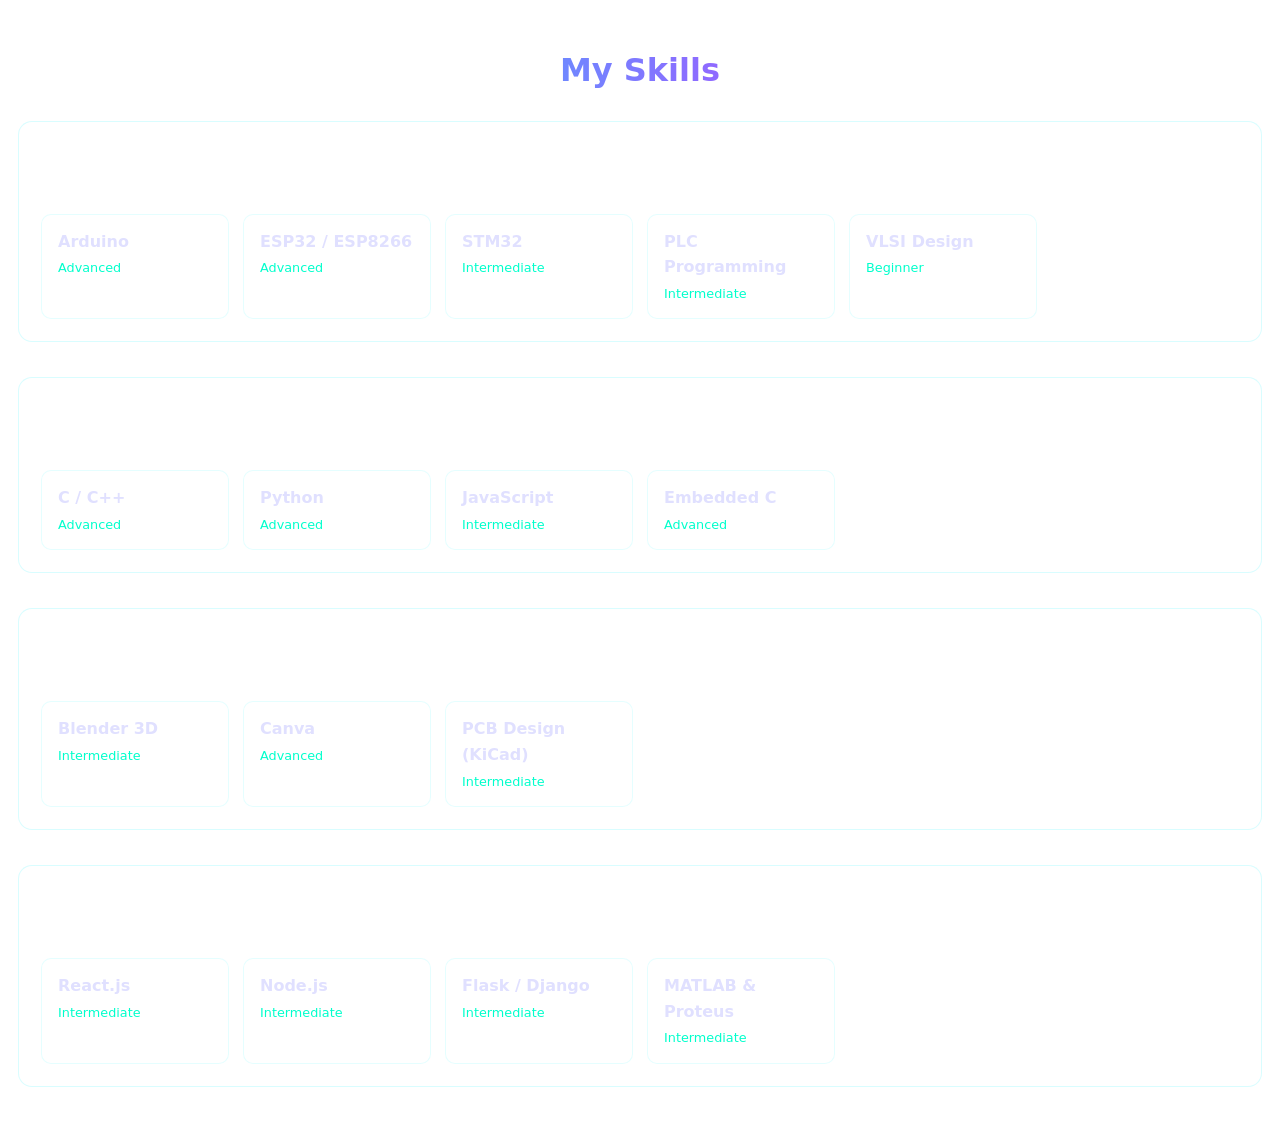
<file: skills.html>
<!DOCTYPE html>
<html lang="en">
<head>
  <style>
    body {
      font-family: 'Segoe UI', system-ui, sans-serif;
      color: #e0e0ff;
      background: transparent;
      line-height: 1.6;
    }

    .skills-container {
      padding: 10px;
    }

    h2 {
      color: #00f0ff;
      margin-bottom: 25px;
      font-size: 2rem;
      text-align: center;
      background: linear-gradient(90deg, #00f0ff, #ff00ff);
      -webkit-background-clip: text;
      -webkit-text-fill-color: transparent;
    }

    .skill-category {
      margin-bottom: 35px;
      background: rgba(255,255,255,0.05);
      padding: 22px;
      border-radius: 14px;
      border: 1px solid rgba(0, 240, 255, 0.15);
    }

    .skill-category h3 {
      color: #ffffff;
      margin-bottom: 18px;
      font-size: 1.25rem;
      display: flex;
      align-items: center;
      gap: 10px;
    }

    .skills-grid {
      display: grid;
      grid-template-columns: repeat(auto-fill, minmax(160px, 1fr));
      gap: 14px;
    }

    .skill-item {
      background: rgba(255,255,255,0.08);
      padding: 14px 16px;
      border-radius: 10px;
      transition: all 0.3s ease;
      border: 1px solid rgba(0, 240, 255, 0.1);
    }

    .skill-item:hover {
      background: rgba(0, 240, 255, 0.15);
      transform: translateY(-4px);
      border-color: #00f0ff;
    }

    .skill-item i {
      color: #00f0ff;
      margin-bottom: 8px;
      font-size: 1.6rem;
    }

    .skill-name {
      font-weight: 600;
      margin-bottom: 4px;
    }

    .skill-level {
      font-size: 0.8rem;
      color: #00ffcc;
    }
  </style>
</head>
<body>

  <div class="skills-container">
    <h2>My Skills</h2>

    <!-- Core Technical Skills -->
    <div class="skill-category">
      <h3><i class="fas fa-microchip"></i> Embedded Systems & Electronics</h3>
      <div class="skills-grid">
        <div class="skill-item">
          <i class="fas fa-microchip"></i>
          <div class="skill-name">Arduino</div>
          <div class="skill-level">Advanced</div>
        </div>
        <div class="skill-item">
          <i class="fas fa-wifi"></i>
          <div class="skill-name">ESP32 / ESP8266</div>
          <div class="skill-level">Advanced</div>
        </div>
        <div class="skill-item">
          <i class="fas fa-microchip"></i>
          <div class="skill-name">STM32</div>
          <div class="skill-level">Intermediate</div>
        </div>
        <div class="skill-item">
          <i class="fas fa-plug"></i>
          <div class="skill-name">PLC Programming</div>
          <div class="skill-level">Intermediate</div>
        </div>
        <div class="skill-item">
          <i class="fas fa-layer-group"></i>
          <div class="skill-name">VLSI Design</div>
          <div class="skill-level">Beginner</div>
        </div>
      </div>
    </div>

    <!-- Programming -->
    <div class="skill-category">
      <h3><i class="fas fa-code"></i> Programming Languages</h3>
      <div class="skills-grid">
        <div class="skill-item">
          <i class="fas fa-code"></i>
          <div class="skill-name">C / C++</div>
          <div class="skill-level">Advanced</div>
        </div>
        <div class="skill-item">
          <i class="fas fa-python"></i>
          <div class="skill-name">Python</div>
          <div class="skill-level">Advanced</div>
        </div>
        <div class="skill-item">
          <i class="fab fa-js"></i>
          <div class="skill-name">JavaScript</div>
          <div class="skill-level">Intermediate</div>
        </div>
        <div class="skill-item">
          <i class="fas fa-cogs"></i>
          <div class="skill-name">Embedded C</div>
          <div class="skill-level">Advanced</div>
        </div>
      </div>
    </div>

    <!-- Design & Creative Tools -->
    <div class="skill-category">
      <h3><i class="fas fa-paint-brush"></i> Design & Creative Tools</h3>
      <div class="skills-grid">
        <div class="skill-item">
          <i class="fas fa-cube"></i>
          <div class="skill-name">Blender 3D</div>
          <div class="skill-level">Intermediate</div>
        </div>
        <div class="skill-item">
          <i class="fas fa-palette"></i>
          <div class="skill-name">Canva</div>
          <div class="skill-level">Advanced</div>
        </div>
        <div class="skill-item">
          <i class="fas fa-pencil-ruler"></i>
          <div class="skill-name">PCB Design (KiCad)</div>
          <div class="skill-level">Intermediate</div>
        </div>
      </div>
    </div>

    <!-- Web & Others -->
    <div class="skill-category">
      <h3><i class="fas fa-globe"></i> Web Development & Tools</h3>
      <div class="skills-grid">
        <div class="skill-item">
          <i class="fab fa-react"></i>
          <div class="skill-name">React.js</div>
          <div class="skill-level">Intermediate</div>
        </div>
        <div class="skill-item">
          <i class="fab fa-node-js"></i>
          <div class="skill-name">Node.js</div>
          <div class="skill-level">Intermediate</div>
        </div>
        <div class="skill-item">
          <i class="fas fa-database"></i>
          <div class="skill-name">Flask / Django</div>
          <div class="skill-level">Intermediate</div>
        </div>
        <div class="skill-item">
          <i class="fas fa-tools"></i>
          <div class="skill-name">MATLAB & Proteus</div>
          <div class="skill-level">Intermediate</div>
        </div>
      </div>
    </div>

  </div>

</body>
</html>
</file>
